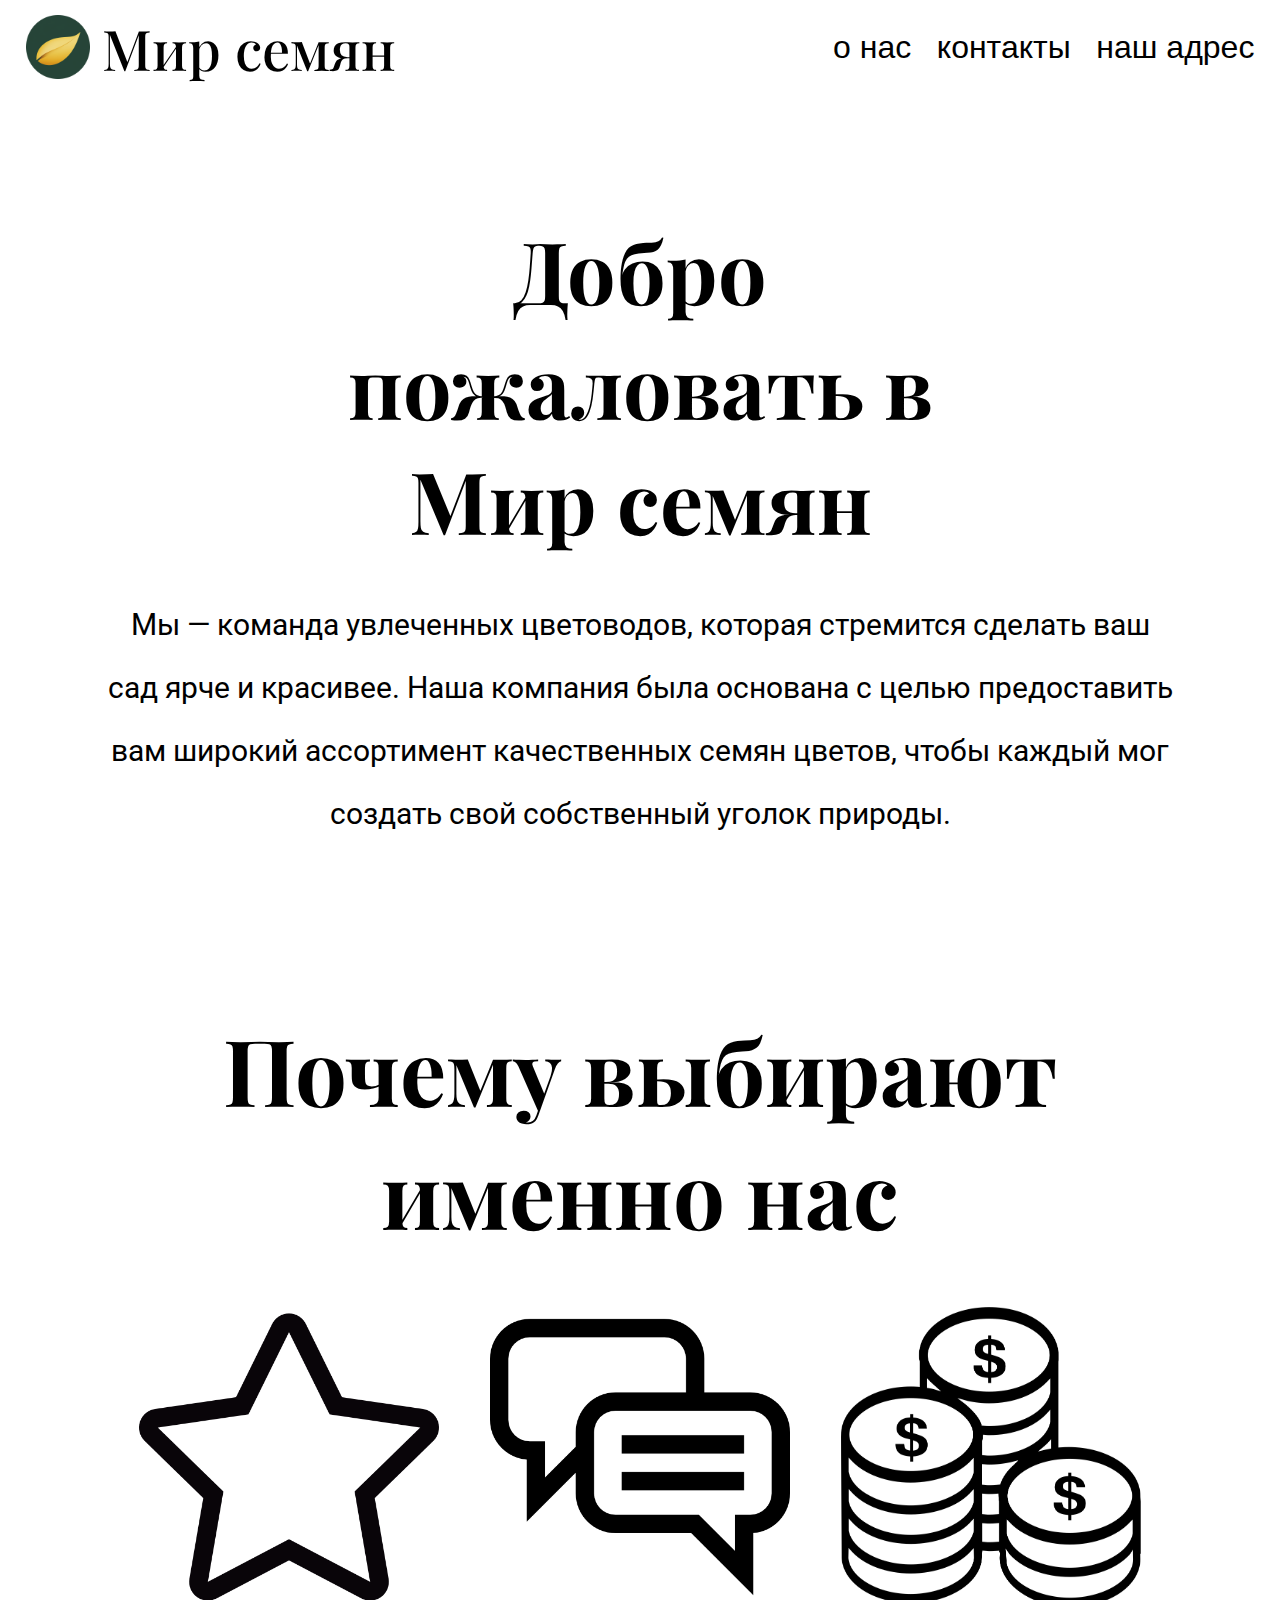
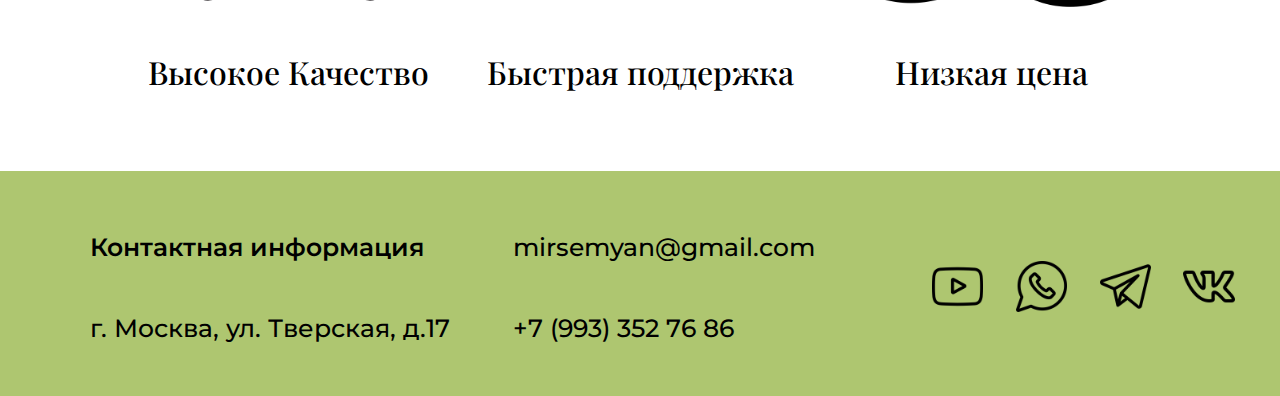
<file: about.html>
<!DOCTYPE html>
<html lang="ru">
<head>
    <meta charset="UTF-8">
    <meta name="viewport" content="width=device-width, initial-scale=1.0">
    <title>Мир семян - О нас</title>
    <link rel="stylesheet" href="about.css">
    <link href="https://fonts.googleapis.com/css2?family=Playfair+Display:wght@500;700&family=Montserrat:wght@500;600&family=Roboto&display=swap" rel="stylesheet">
</head>
<body>
    <header class="header">
        <div class="logo">
            <img src="img/logo.png" alt="Логотип Мир семян" class="logo-image">
            <a href="index.html" style="text-decoration: none; color: inherit;">
            <h1 class="logo-text">Мир семян</h1>
        </div>
        <nav class="navigation">
            <ul>
                <li><a href="about.html">о нас</a></li>
                <li><a href="contact.html">контакты</a></li>
                <li><a href="addres.html">наш адрес</a></li>
            </ul>
        </nav>
    </header>

    <main>
        <section class="welcome">
            <h2>Добро пожаловать в Мир семян</h2>
            <p class="welcome-text">
                Мы — команда увлеченных цветоводов, которая стремится сделать ваш сад ярче и красивее. 
                Наша компания была основана с целью предоставить вам широкий ассортимент качественных семян цветов, 
                чтобы каждый мог создать свой собственный уголок природы.
            </p>
        </section>
        

        <section class="features">
            <h2>Почему выбирают именно нас</h2>
            <div class="features-grid">
                <div class="feature-card">
                    <img src="img/статус.png" alt="Значок высокого качества" class="feature-icon">
                    <h3>Высокое Качество</h3>
                </div>
                <div class="feature-card">
                    <img src="img/поддержка.png" alt="Значок поддержки" class="feature-icon">
                    <h3>Быстрая поддержка</h3>
                </div>
                <div class="feature-card">
                    <img src="img/цена.png" alt="Значок низкой цены" class="feature-icon">
                    <h3>Низкая цена</h3>
                </div>
            </div>
        </section>
    </main>

    <footer class="footer">
        <div class="footer-content">
            <div class="footer-section">
                <h4>Контактная информация</h4>
                <p>г. Москва, ул. Тверская, д.17</p>
            </div>
            <div class="footer-section">
                <h5>mirsemyan@gmail.com</h5>
                <p>+7 (993) 352 76 86</p>
            </div>
            <div class="footer-section">
                <div class="social-icons">
                    <a href="contact.html" aria-label="YouTube"><img src="img/youtube.png" alt="YouTube"></a>
                    <a href="contact.html" aria-label="WhatsApp"><img src="img/whatsapp.png" alt="WhatsApp"></a>
                    <a href="contact.html" aria-label="Telegram"><img src="img/telegram.png" alt="Telegram"></a>
                    <a href="contact.html" aria-label="VK"><img src="img/vk.png" alt="VK"></a>
                </div>
            </div>
        </div>
    </footer>
</body>
</html>
</file>
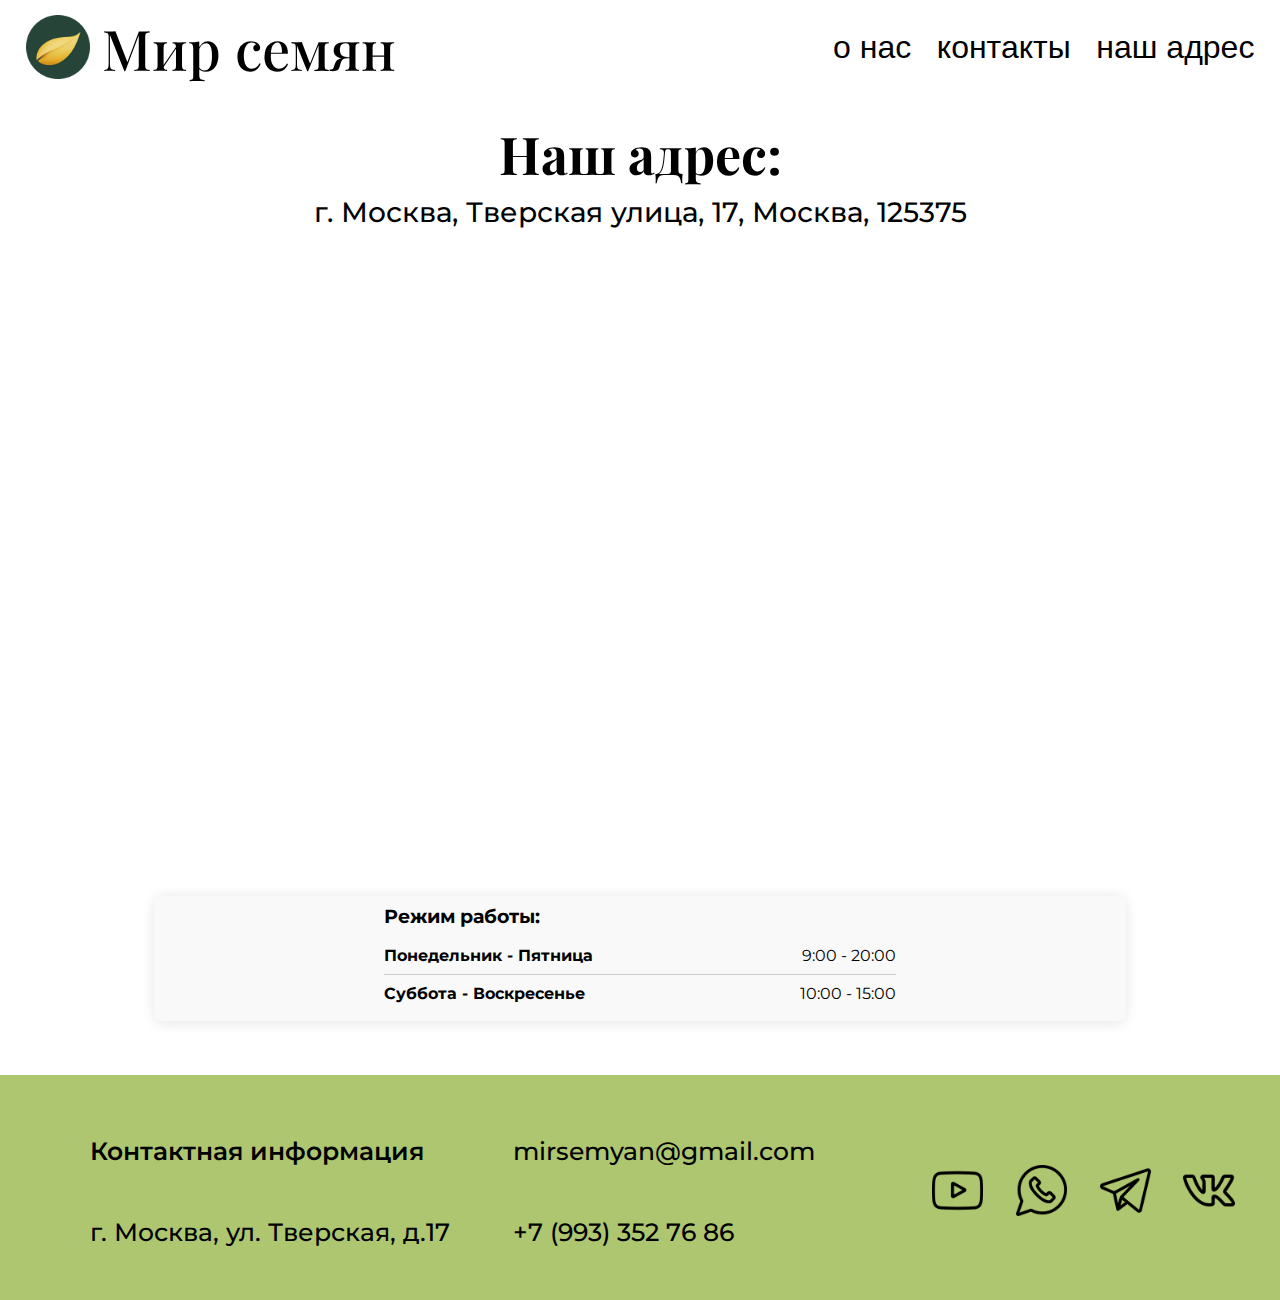
<file: addres.html>
<!DOCTYPE html>
<html lang="ru">
<head>
    <meta charset="UTF-8">
    <meta name="viewport" content="width=device-width, initial-scale=1.0">
    <title>Мир семян - Наш адрес</title>
    <link rel="stylesheet" href="addres.css">
    <link href="https://fonts.googleapis.com/css2?family=Playfair+Display:wght@500;700&family=Montserrat:wght@500;600&display=swap" rel="stylesheet">
</head>
<body>
    <header class="header">
        <div class="logo">
            <img src="img/logo.png" alt="Логотип Мир семян" class="logo-image">
            <a href="index.html" style="text-decoration: none; color: inherit;">
            <h1 class="logo-text">Мир семян</h1>
        </div>
        <nav class="navigation">
            <ul>
                <li><a href="about.html">о нас</a></li>
                <li><a href="contact.html">контакты</a></li>
                <li><a href="addres.html">наш адрес</a></li>
            </ul>
        </nav>
    </header>

    <main class="main-content">
        <section class="address-section">
            <h2>Наш адрес:</h2>
            <p class="address-text">г. Москва, Тверская улица, 17, Москва, 125375</p>
            
            <div id="map" class="map-container">
                <script type="text/javascript" charset="utf-8" async src="https://api-maps.yandex.ru/services/constructor/1.0/js/?um=constructor%3A1acf29d5a18b812e8c28e50080f0347c68775deace7f91ac3e18606e43643f18&amp;width=1004&amp;height=474&amp;lang=ru_RU&amp;scroll=true"></script>
            </div>
        </section>

        <section class="schedule-section">
            <h3>Режим работы:</h3>
            <div class="schedule-table">
                <div class="schedule-row">
                    <span class="days">Понедельник - Пятница</span>
                    <span class="time">9:00 - 20:00</span>
                </div>
                <div class="schedule-row">
                    <span class="days">Суббота - Воскресенье</span>
                    <span class="time">10:00 - 15:00</span>
                </div>
            </div>
        </section>
    </main>

    <footer class="footer">
        <div class="footer-content">
            <div class="footer-section">
                <h4>Контактная информация</h4>
                <p>г. Москва, ул. Тверская, д.17</p>
            </div>
            <div class="footer-section">
                <h5>mirsemyan@gmail.com</h5>
                <p>+7 (993) 352 76 86</p>
            </div>
            <div class="footer-section">
                <div class="social-icons">
                    <a href="contact.html" aria-label="YouTube"><img src="img/youtube.png" alt="YouTube"></a>
                    <a href="contact.html" aria-label="WhatsApp"><img src="img/whatsapp.png" alt="WhatsApp"></a>
                    <a href="contact.html" aria-label="Telegram"><img src="img/telegram.png" alt="Telegram"></a>
                    <a href="contact.html" aria-label="VK"><img src="img/vk.png" alt="VK"></a>
                </div>
            </div>
        </div>
    </footer>

</body>
</html>
</file>
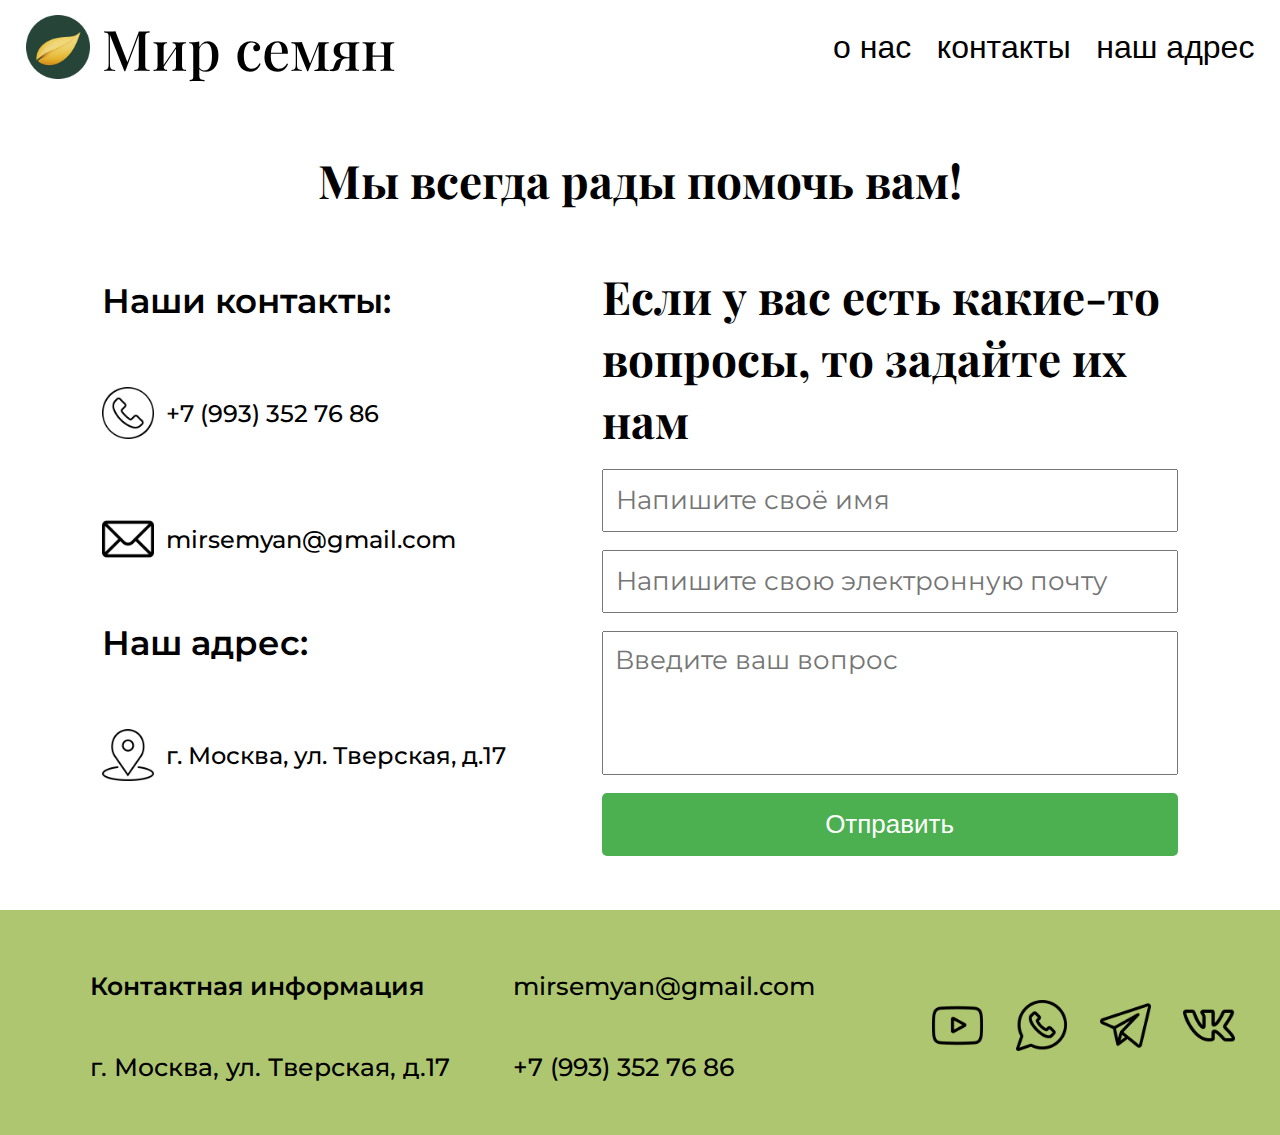
<file: contact.html>
<!DOCTYPE html>
<html lang="ru">
<head>
    <meta charset="UTF-8">
    <meta name="viewport" content="width=device-width, initial-scale=1.0">
    <title>Мир семян - Контакты</title>
    <link rel="stylesheet" href="contact.css">
    <link href="https://fonts.googleapis.com/css2?family=Playfair+Display:wght@500;700&family=Montserrat:wght@500;600&display=swap" rel="stylesheet">
</head>
<script src="contact.js" defer></script>
<body>
    <header class="header">
        <div class="logo">
            <img src="img/logo.png" alt="Логотип Мир семян" class="logo-image">
            <a href="index.html" style="text-decoration: none; color: inherit;">
            <h1 class="logo-text">Мир семян</h1>
        </div>
        <nav class="navigation">
            <ul>
                <li><a href="about.html">о нас</a></li>
                <li><a href="contact.html">контакты</a></li>
                <li><a href="addres.html">наш адрес</a></li>
            </ul>
        </nav>
    </header>

    <main class="main-content">
        <h2 class="main-title">Мы всегда рады помочь вам!</h2>
        
        <div class="contact-container">
            <section class="contact-info">
                <h3>Наши контакты:</h3>
                <div class="contact-item">
                    <img src="img/телефон.png" alt="Телефон" class="contact-icon">
                    <div class="contact-text">
                        <p>+7 (993) 352 76 86</p>
                    </div>
                </div>
                <div class="contact-item">
                    <img src="img/почта.png" alt="Email" class="contact-icon">
                    <a href="mailto:mirsemyan@gmail.com">mirsemyan@gmail.com</a>
                </div>
                
                <h3>Наш адрес:</h3>
                <div class="contact-item">
                    <img src="img/локация.png" alt="Адрес" class="contact-icon">
                    <p>г. Москва, ул. Тверская, д.17</p>
                </div>
            </section>

            <section class="contact-form">
                <h3>Если у вас есть какие-то вопросы, то задайте их нам</h3>
                <form id="questionForm">
                    <input type="text" placeholder="Напишите своё имя" required>
                    <input type="email" placeholder="Напишите свою электронную почту" required>
                    <form id="questionForm"> 
                        <textarea type="text" id="question" placeholder="Введите ваш вопрос" required></textarea> 
                        <button type="submit">Отправить</button> 
                    </form>
                    <div id="successMessage" style="display:none; color: green; margin-top: 10px;">Ваш вопрос отправлен!</div> 
                
            </section>
        </div>
    </main>

    <footer class="footer">
        <div class="footer-content">
            <div class="footer-section">
                <h4>Контактная информация</h4>
                <p>г. Москва, ул. Тверская, д.17</p>
            </div>
            <div class="footer-section">
                <h5>mirsemyan@gmail.com</h5>
                <p>+7 (993) 352 76 86</p>
            </div>
            <div class="footer-section">
                <div class="social-icons">
                    <a href="contact.html" aria-label="YouTube"><img src="img/youtube.png" alt="YouTube"></a>
                    <a href="contact.html" aria-label="WhatsApp"><img src="img/whatsapp.png" alt="WhatsApp"></a>
                    <a href="contact.html" aria-label="Telegram"><img src="img/telegram.png" alt="Telegram"></a>
                    <a href="contact.html" aria-label="VK"><img src="img/vk.png" alt="VK"></a>
                </div>
            </div>
        </div>
    </footer>
</body>
</html>
</file>
<file: about.css>
:root {
    --text-black: #000000;
}

* {
    margin: 0;
    padding: 0;
    box-sizing: border-box;
}

body {
    font-family: 'Montserrat', sans-serif;
    max-width: var(--max-width);
    margin: 0 auto;
}

.header {
    display: flex;
    justify-content: space-between;
    align-items: center;
    padding: 1.5% 2vw;
    height: 10.5vh;
}

.logo {
    display: flex;
    align-items: center;
    gap: 1vw; 
}

.logo-image {
    width: 5vw;
    height: auto;
}

.logo-text {
    font-family: 'Playfair Display', serif;
    font-weight: 500;
    font-size: calc(40px + 16 * (100vw / 1280));
}

.navigation ul {
    display: flex;
    list-style: none;
    gap: 2vw;
}

.navigation a {
    font-family: 'arial', serif;
    text-decoration: none;
    color: var(--text-black);
    font-weight: 500;
    font-size: calc(16px + 16 * (100vw / 1280));
}

.welcome {
    padding: 12vh 8vw;
    text-align: center;
}

.welcome h2 {
    padding: 1vh 12vw;
    font-family: 'Playfair Display', serif;
    font-weight: 700;
    font-size: calc(70px + 16 * (100vw / 1280));
    margin-bottom: 3vh;
}

.welcome-text {
    font-family: 'Roboto', sans-serif;
    font-weight: 400;
    font-size: calc(14px + 16 * (100vw / 1280));
    line-height: 7vh;
    margin: 0 auto;
}

.features {
    padding: 6vh 10vw;
    text-align: center;
}

.features h2 {
    font-family: 'Playfair Display', serif;
    font-weight: 700;
    font-size: calc(76px + 16 * (100vw / 1280));
    margin-bottom: 6vh;
}

.features-grid {
    display: flex;
    justify-content: space-around;
    gap: 2vw;
}

.feature-card {
    display: flex;
    flex-direction: column;
    align-items: center;
    gap: 20px;
}

.feature-icon { 
    width: 300px;
    height: 300px;
}

.feature-card h3 {
    font-family: 'Playfair Display', serif;
    font-weight: 500;
    font-size: calc(16px + 16 * (100vw / 1280));
    line-height: 10vh;
}

.footer {
    background-color: #AEC670;
    padding: 4vh 7vw;
    max-width: 100%;
    height: 25vh;
    width: 100%;
}

.footer-content {
    display: flex;
    justify-content: space-between;
    color: black;
}

.footer-section h4 {
    font-weight: 600;
    font-size: calc(9px + 16 * (100vw / 1280));
    line-height: 9vh;
}

.footer-section h5 {
    font-weight: 500;
    font-size: calc(9px + 16 * (100vw / 1280));
    line-height: 9vh;
}

.footer-section p {
    font-weight: 500;
    font-size: calc(9px + 16 * (100vw / 1280));
    line-height: 9vh;
}

.footer-section h6 {
    font-weight: 600;
    font-size: calc(10px + 16 * (100vw / 1280));
    line-height: 9vh;
}

.social-icons {
    display: flex;
    gap: 16%;
    padding: 6vh;
}

.social-icons img {
    width: 4vw;
    height: auto;
}

header nav ul li:not(.active):not(.btn) a {
    color: black; 
    transition: color 300ms ease; 
}

header nav ul li:not(.active):not(.btn) a:hover {
    color: #AEC670 ; 
}
</file>
<file: addres.css>
:root {
    --dark-green: #006400;
    --text-black: #000000;
}

* {
    margin: 0;
    padding: 0;
    box-sizing: border-box;
}

body {
    font-family: 'Montserrat', sans-serif;
    max-width: var(--max-width);
    margin: 0 auto;
}

.header {
    display: flex;
    justify-content: space-between;
    align-items: center;
    padding: 1.5% 2vw;
    height: 10.5vh;
}

.logo {
    display: flex;
    align-items: center;
    gap: 1vw; 
}

.logo-image {
    width: 5vw;
    height: auto;
}

.logo-text {
    font-family: 'Playfair Display', serif;
    font-weight: 500;
    font-size: calc(40px + 16 * (100vw / 1280));
}

.navigation ul {
    display: flex;
    list-style: none;
    gap: 2vw;
}

.navigation a {
    font-family: 'arial', serif;
    text-decoration: none;
    color: var(--text-black);
    font-weight: 500;
    font-size: calc(16px + 16 * (100vw / 1280));
}

header nav ul li:not(.active):not(.btn) a {
    color: black;
    transition: color 300ms ease;
}

header nav ul li:not(.active):not(.btn) a:hover {
    color: #AEC670 ; 
}

.main-content {
    padding: 6vh 12vw;
}

.address-section {
    margin-bottom: 3vh;
}

.address-section h2 {
    font-family: 'Playfair Display', serif;
    font-weight: 700;
    font-size: calc(36px + 16 * (100vw / 1280));
    line-height: 1vh;
    margin-bottom: 1vh;
}

.address-text {
    font-weight: 500;
    font-size: calc(12px + 16 * (100vw / 1280));
    line-height: 10vh;
    margin-bottom: 3vh;
}

.address-section {
    display: flex;
    flex-direction: column;
    align-items: center;
}

.map-container {
    display: flex;
    flex-direction: column;
    align-items: center; 
    width: 100%; 
    max-width: 70vw;
    height: 56vh; 
    margin: 3vh 0;
} 


.schedule-section {
    padding: 1vh 18vw;
    background-color: #f9f9f9;
    border-radius: 8px; 
    box-shadow: 0 0.2vh 1vw rgba(0, 0, 0, 0.1);
    margin-top: 6vh;
}

.schedule-table {
    margin-top: 1vh; 
}

.schedule-row {
    display: flex; 
    justify-content: space-between; 
    padding: 1vh 0; 
    border-bottom: 0.1vw solid #ccc; 
}

.schedule-row:last-child {
    border-bottom: none; 
}

.days {
    font-weight: bold;
}

.time {
    color: black; 
}

.footer {
    background-color: #AEC670;
    padding: 4vh 7vw;
    max-width: 100%;
    height: 25vh;
    width: 100%;
}

.footer-content {
    display: flex;
    justify-content: space-between;
    color: black;
}

.footer-section h4 {
    font-weight: 600;
    font-size: calc(9px + 16 * (100vw / 1280));
    line-height: 9vh;
}

.footer-section h5 {
    font-weight: 500;
    font-size: calc(9px + 16 * (100vw / 1280));
    line-height: 9vh;
}

.footer-section p {
    font-weight: 500;
    font-size: calc(9px + 16 * (100vw / 1280));
    line-height: 9vh;
}

.footer-section h6 {
    font-weight: 600;
    font-size: calc(10px + 16 * (100vw / 1280));
    line-height: 9vh;
}

.social-icons {
    display: flex;
    gap: 16%;
    padding: 6vh;
}

.social-icons img {
    width: 4vw;
    height: auto;
}
</file>
<file: contact.css>
:root {
    --dark-green: #006400;
    --text-black: #000000;
}

* {
    margin: 0;
    padding: 0;
    box-sizing: border-box;
}

body {
    font-family: 'Montserrat', sans-serif;
    max-width: var(--max-width);
    margin: 0 auto;
}

.header {
    display: flex;
    justify-content: space-between;
    align-items: center;
    padding: 1.5% 2vw;
    height: 10.5vh;
}

.logo {
    display: flex;
    align-items: center;
    gap: 1vw; 
}

.logo-image {
    width: 5vw;
    height: auto;
}

.logo-text {
    font-family: 'Playfair Display', serif;
    font-weight: 500;
    font-size: calc(40px + 16 * (100vw / 1280));
}

.navigation ul {
    display: flex;
    list-style: none;
    gap: 2vw;
}

.navigation a {
    font-family: 'arial', serif;
    text-decoration: none;
    color: var(--text-black);
    font-weight: 500;
    font-size: calc(16px + 16 * (100vw / 1280));
}

.main-content {
    padding: 6vh 8vw;
}

.main-title {
    font-family: 'Playfair Display', serif;
    font-weight: 700;
    font-size: calc(30px + 16 * (100vw / 1280));
    text-align: center;
    margin-bottom: 6vh;
}

header nav ul li:not(.active):not(.btn) a {
    color: black; 
    transition: color 300ms ease; 
}

header nav ul li:not(.active):not(.btn) a:hover {
    color: #AEC670 ;
}

.contact-container {
    display: flex;
    justify-content: space-between;
    gap: 6vw;
}

.contact-info {
    flex: 1;
}

.contact-info h3 {
    font-weight: 600;
    font-size: calc(18px + 16 * (100vw / 1280));
    line-height: 8vh;
    margin-bottom: 2vh;
}

.contact-item {
    display: flex;
    align-items: center;
    gap: 1vw;
    margin-bottom: 1vh;
}

.contact-icon {
    width: 4vw;
    height: auto;
}

.contact-text {
    display: flex;
    flex-direction: column;
}

.contact-item p, .contact-item a {
    font-weight: 500;
    font-size: calc(8px + 16 * (100vw / 1280));
    line-height: 13vh;
    text-decoration: none;
    color: var(--text-black);
}

.work-hours {
    font-size: calc(10px + 16 * (100vw / 1280));
    color: #666;
}

.contact-form {
    flex: 1;
}

.contact-form h3 {
    font-family: 'Playfair Display', serif;
    font-weight: 700;
    font-size: calc(30px + 16 * (100vw / 1280));
    margin-bottom: 2vh;
}

.contact-form form {
    display: flex;
    flex-direction: column;
    gap: 2vh;
}

.contact-form input,
.contact-form textarea {
    width: 45vw;
    padding: 1vw;
    font-family: 'Montserrat', sans-serif;
    font-size: calc(10px + 16 * (100vw / 1280));
}

.contact-form input {
    height: 7vh;
}

.contact-form textarea {
    height: 16vh;
    resize: none;
}

.footer {
    background-color: #AEC670;
    padding: 4vh 7vw;
    max-width: 100%;
    height: 25vh;
    width: 100%;
}

.footer-content {
    display: flex;
    justify-content: space-between;
    color: black;
}

.footer-section h4 {
    font-weight: 600;
    font-size: calc(9px + 16 * (100vw / 1280));
    line-height: 9vh;
}

.footer-section h5 {
    font-weight: 500;
    font-size: calc(9px + 16 * (100vw / 1280));
    line-height: 9vh;
}

.footer-section p {
    font-weight: 500;
    font-size: calc(9px + 16 * (100vw / 1280));
    line-height: 9vh;
}

.footer-section h6 {
    font-weight: 600;
    font-size: calc(10px + 16 * (100vw / 1280));
    line-height: 9vh;
}

.social-icons {
    display: flex;
    gap: 16%;
    padding: 6vh;
}

.social-icons img {
    width: 4vw;
    height: auto;
}

button {
    background-color: #4CAF50; 
    color: white; 
    font-size: calc(10px + 16 * (100vw / 1280));
    padding: 1% 2%;
    border: none; 
    border-radius: 5px;
    cursor: pointer; 
    width: 100%;
    height: 7vh;
}

button:hover {
    background-color: #45a049; 
}
</file>
